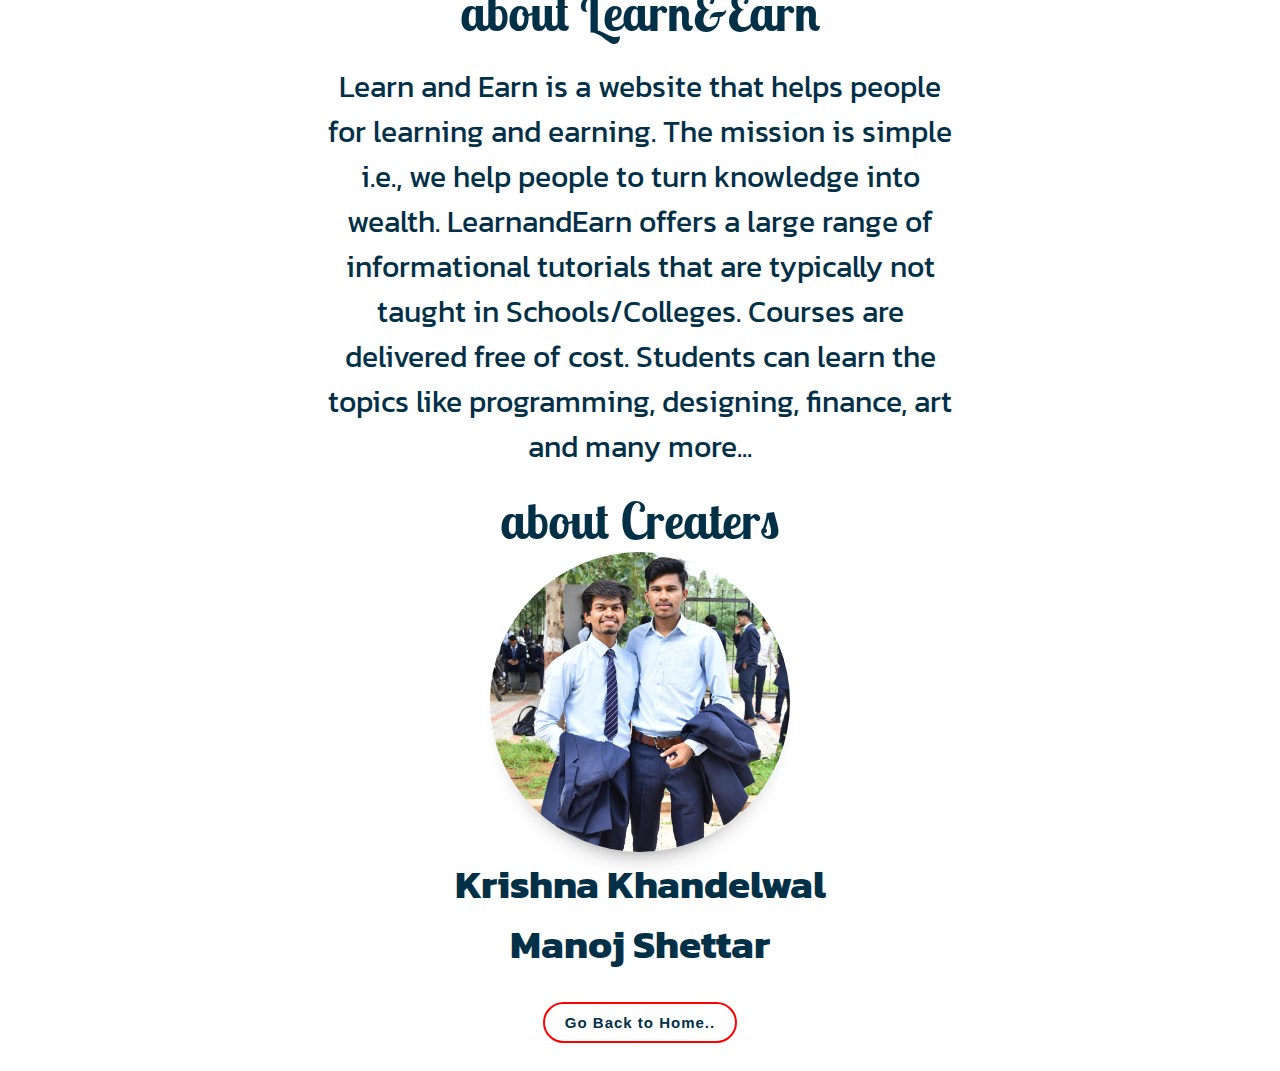
<file: code/aboutUs/aboutus.html>
<!DOCTYPE html>
<html lang="en">

<head>
    <meta charset="UTF-8">
    <meta http-equiv="X-UA-Compatible" content="IE=edge">
    <meta name="viewport" content="width=device-width, initial-scale=1.0">
    <link rel="stylesheet" href="aboutus.css">
    <link rel="preconnect" href="https://fonts.googleapis.com">
    <link rel="preconnect" href="https://fonts.gstatic.com" crossorigin>
    <link href="https://fonts.googleapis.com/css2?family=Lobster+Two&display=swap" rel="stylesheet">
    <link rel="preconnect" href="https://fonts.googleapis.com">
    <link rel="preconnect" href="https://fonts.gstatic.com" crossorigin>
    <link href="https://fonts.googleapis.com/css2?family=Kanit:wght@300&display=swap" rel="stylesheet">
    <title>About Us</title>
</head>

<body>
    <div class="overall">
        <div class="aboutle">
            <div class="logo">
                <img src="/Images/logo/learn.png" alt="">
            </div>
            <h1>about Learn&Earn</h1>
            <p class="aboutlearnandearn">
                Learn and Earn is a website that helps people for learning and earning. The mission is simple i.e., we
                help people to turn knowledge into wealth. LearnandEarn offers a large range of informational tutorials
                that are typically not taught in Schools/Colleges. Courses are delivered free of cost. Students can
                learn the topics like programming, designing, finance, art and many more...
            </p>
        </div>
        <div class="aboutus-container">
            <h1>about Creaters</h1>
            <div class="image-sec">
                <img src="/Images/aboutUs.jpg" alt="">
            </div>
            <div class="aboutus">
                <div class="krishna aboutme">
                    <h2 class="name">Krishna Khandelwal</h2>
                </div>
                <div class="manoj aboutme">
                    <h2 class="name">Manoj Shettar</h2>
                </div>
            </div>
        </div>
        <div class="buttons edits">
            <a href="../landing page/index.html">Go Back to Home..</a>
        </div>
    </div>
</body>

</html>
</file>
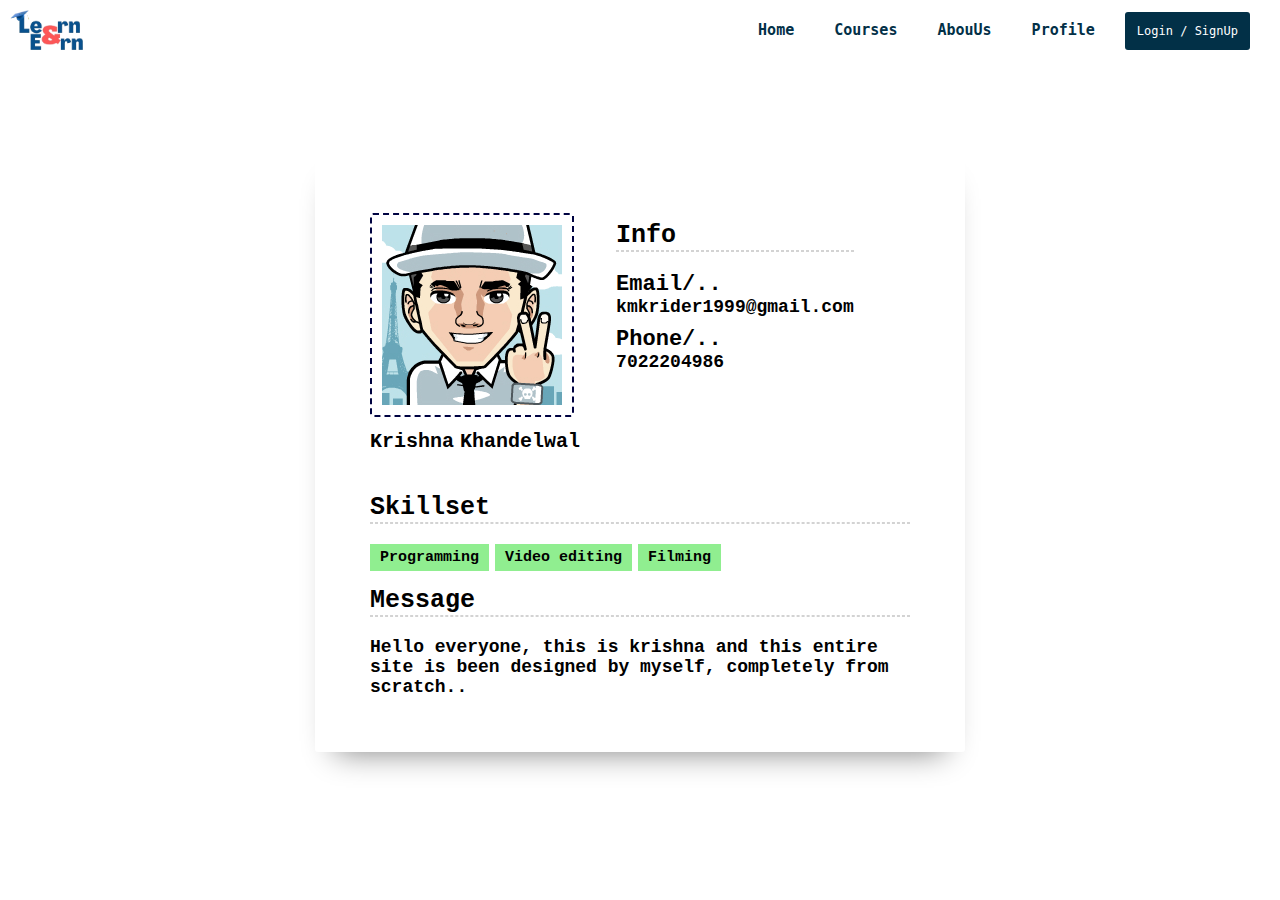
<file: code/profile/profile.html>
<!DOCTYPE html>
<html lang="en">
<head>
    <meta charset="UTF-8">
    <meta http-equiv="X-UA-Compatible" content="IE=edge">
    <meta name="viewport" content="width=device-width, initial-scale=1.0">
    <link rel="stylesheet" href="profile.css">
    <title>Online Profile</title>
</head>
<body>
    <nav class="navbar">
        <div class="logo left"><img src="/Images/logo/learn.png" alt=""></div>
        <label for="myNav" id="lines">
            <span></span><span></span><span></span>
        </label>
        <input type="checkbox" name="menu" id="myNav">
        <div class="right">
            <ul class="menu inline">
                <li>
                    <a href="../landing page/index.html">Home</a>
                    <span class="underline"></span>
                </li>
                <li>
                    <a href="../theCourses/course.html">Courses</a>
                    <span class="underline"></span>
                </li>
                <li>
                    <a href="../aboutUs/aboutus.html">AbouUs</a>
                    <span class="underline"></span>
                </li>
                <li>
                    <a href="../profile/profile.html">Profile</a>
                    <span class="underline"></span>
                </li>
            </ul>
            <a class="btn login" href="../signupandlogin/loginandsignup.html" id="login_signup">Login / SignUp</a>
        </div>
    </nav>
    <div class="portfolio-container">
        <div class="img one">
            <div class="profile-img">
                <img id="image" src="/Images/avatars/bestpic.jfif" alt="">
            </div>
            <div id="name">
                <h1 id="first-name">Krishna</h1>
                <h1 id="last-name">Khandelwal</h1>
            </div>
        </div>
        <div class="info two">
            <h1 class="main-heading">Info</h1>
            <hr>
            <div id="email-cont">
                <span class="heading">Email/..</span>
                <p id="email">kmkrider1999@gmail.com</p>
            </div>
            <div id="phone-cont">
                <span class="heading">Phone/..</span>
                <p id="email">7022204986</p>
            </div>
        </div>
        <div id="skillset three">
            <h1 class="main-heading">Skillset</h1>
            <hr>
            <div id="skills">
                <p>Programming</p>
                <p>Video editing</p>
                <p>Filming</p>
            </div>
        </div>
        <div id="msg">
            <h1 class="main-heading">Message</h1>
            <hr>
            <p id="message">Hello everyone, this is krishna and this entire site is been designed by myself, completely from scratch..</p>
        </div>
    </div>
</body>

<script src="profile.js"></script>
</html>
</file>
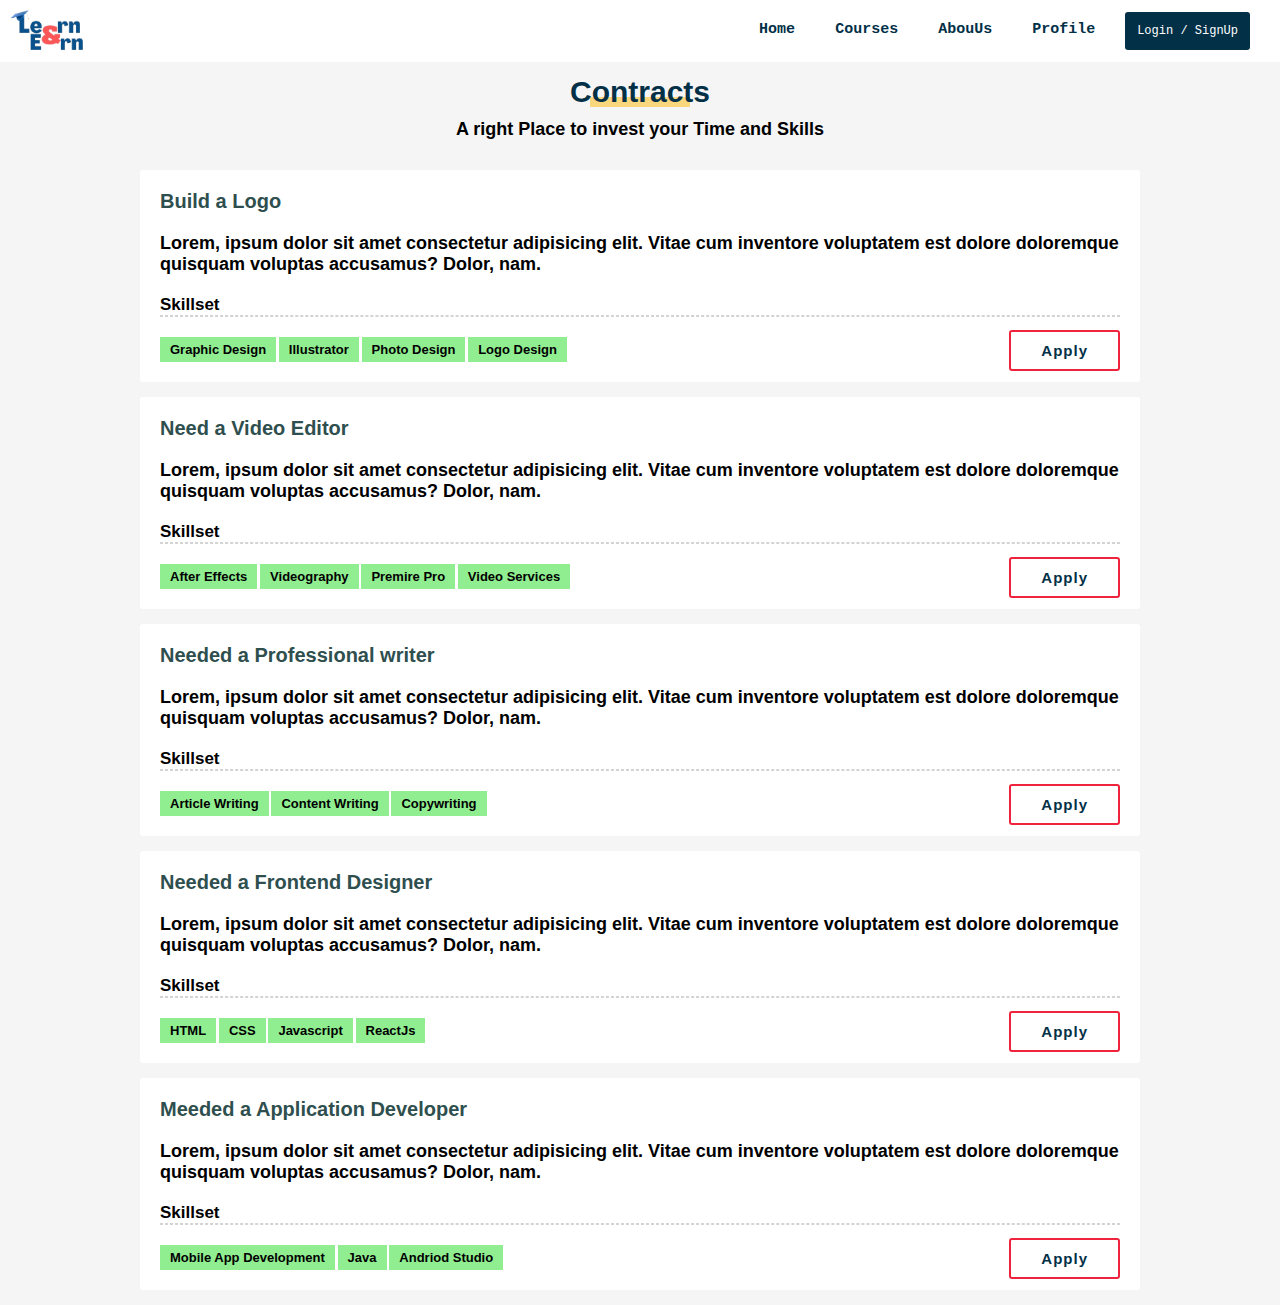
<file: code/theContract/contract.html>
<!DOCTYPE html>
<html lang="en">

<head>
    <meta charset="UTF-8">
    <meta http-equiv="X-UA-Compatible" content="IE=edge">
    <meta name="viewport" content="width=device-width, initial-scale=1.0">
    <link rel="stylesheet" href="contract.css">
    <title>Contract Page</title>
</head>

<body>
    <nav class="navbar">
        <div class="logo left"><img src="/Images/logo/learn.png" alt=""></div>
        <div class="right">
            <ul class="menu inline">
                <li>
                    <a href="../landing page/index.html">Home</a>
                    <span class="underline"></span>
                </li>
                <li>
                    <a href="../theCourses/course.html">Courses</a>
                    <span class="underline"></span>
                </li>
                <li>
                    <a href="../aboutUs/aboutus.html">AbouUs</a>
                    <span class="underline"></span>
                </li>
                <li>
                    <a href="../profile/profile.html">Profile</a>
                    <span class="underline"></span>
                </li>
            </ul>
            <a class="btn login" href="../signupandlogin/loginandsignup.html" id="login_signup">Login / SignUp</a>
        </div>
    </nav>
    <div class="main-container">
        <div class="heading">
            <h1>Contracts<span></span></h1>
            <p>A right Place to invest your Time and Skills</p>
        </div>
        <div id="contracts-container">
            <div class='contract-card' id="contract">
                <h2 class="contract-heading">Build a Logo</h2>
                <p class="content">Lorem, ipsum dolor sit amet consectetur adipisicing elit. Vitae cum inventore
                    voluptatem
                    est dolore doloremque quisquam voluptas accusamus? Dolor, nam.</p>
                <div id="skillset">
                    <h1 class="main-heading">Skillset</h1>
                    <hr>
                    <div id="skills">
                        <p>Graphic Design</p>
                        <p>Illustrator</p>
                        <p>Photo Design</p>
                        <p>Logo Design</p>
                    </div>
                </div>
                <div class="buttons">
                    <a href="#">Apply</a>
                </div>
            </div>
            <div class='contract-card' id="contract">
                <h2 class="contract-heading">Need a Video Editor</h2>
                <p class="content">Lorem, ipsum dolor sit amet consectetur adipisicing elit. Vitae cum inventore
                    voluptatem
                    est dolore doloremque quisquam voluptas accusamus? Dolor, nam.</p>
                <div id="skillset">
                    <h1 class="main-heading">Skillset</h1>
                    <hr>
                    <div id="skills">
                        <p>After Effects</p>
                        <p>Videography</p>
                        <p>Premire Pro</p>
                        <p>Video Services</p>
                    </div>
                </div>
                <div class="buttons">
                    <a href="#">Apply</a>
                </div>
            </div>
            <div class='contract-card' id="contract">
                <h2 class="contract-heading">Needed a Professional writer</h2>
                <p class="content">Lorem, ipsum dolor sit amet consectetur adipisicing elit. Vitae cum inventore
                    voluptatem
                    est dolore doloremque quisquam voluptas accusamus? Dolor, nam.</p>
                <div id="skillset">
                    <h1 class="main-heading">Skillset</h1>
                    <hr>
                    <div id="skills">
                        <p>Article Writing</p>
                        <p>Content Writing</p>
                        <p>Copywriting</p>
                    </div>
                </div>
                <div class="buttons">
                    <a href="#">Apply</a>
                </div>
            </div>
            <div class='contract-card' id="contract">
                <h2 class="contract-heading">Needed a Frontend Designer</h2>
                <p class="content">Lorem, ipsum dolor sit amet consectetur adipisicing elit. Vitae cum inventore
                    voluptatem
                    est dolore doloremque quisquam voluptas accusamus? Dolor, nam.</p>
                <div id="skillset">
                    <h1 class="main-heading">Skillset</h1>
                    <hr>
                    <div id="skills">
                        <p>HTML</p>
                        <p>CSS</p>
                        <p>Javascript</p>
                        <p>ReactJs</p>
                    </div>
                </div>
                <div class="buttons">
                    <a href="#">Apply</a>
                </div>
            </div>
            <div class='contract-card' id="contract">
                <h2 class="contract-heading">Meeded a Application Developer</h2>
                <p class="content">Lorem, ipsum dolor sit amet consectetur adipisicing elit. Vitae cum inventore
                    voluptatem
                    est dolore doloremque quisquam voluptas accusamus? Dolor, nam.</p>
                <div id="skillset">
                    <h1 class="main-heading">Skillset</h1>
                    <hr>
                    <div id="skills">
                        <p>Mobile App Development</p>
                        <p>Java</p>
                        <p>Andriod Studio</p>
                    </div>
                </div>
                <div class="buttons">
                    <a href="#">Apply</a>
                </div>
            </div>
        </div>
    </div>
</body>

</html>
</file>
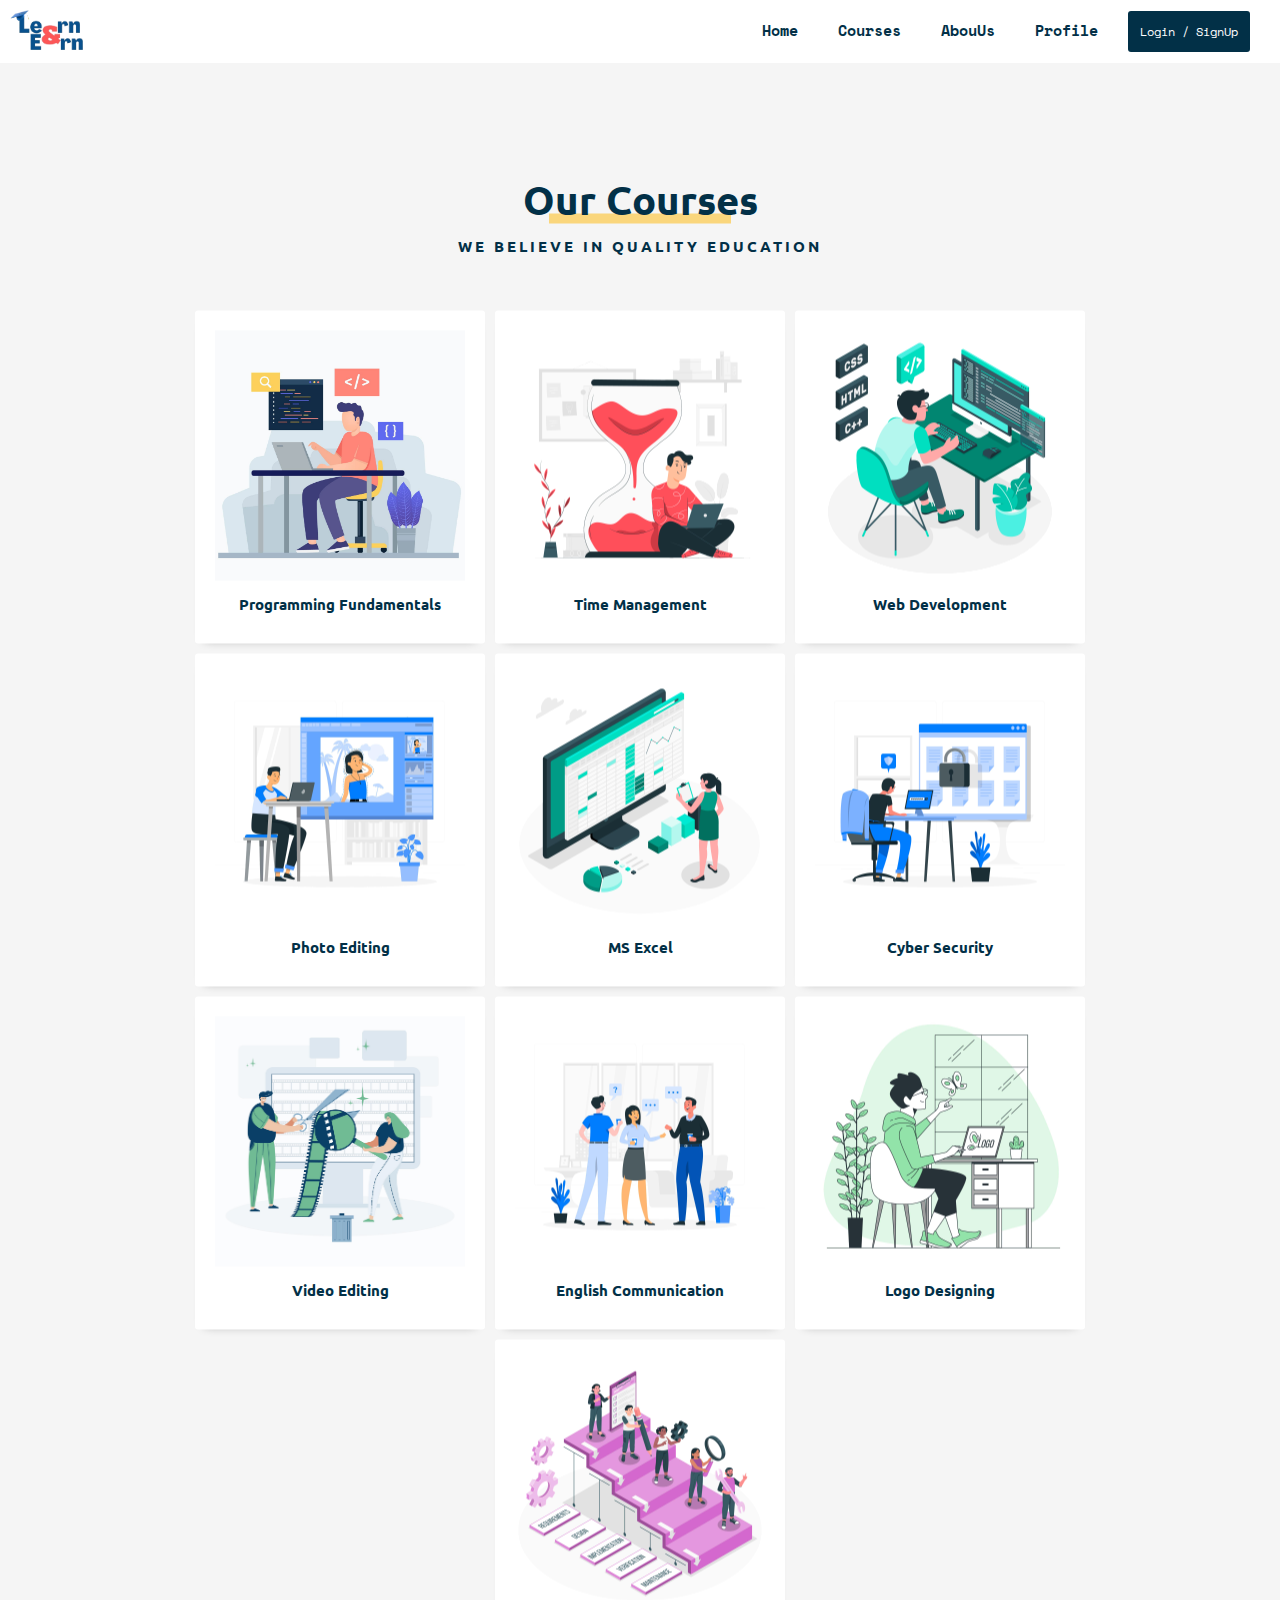
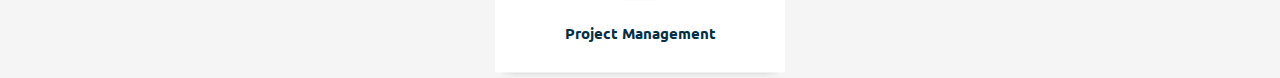
<file: code/theCourses/course.html>
<!DOCTYPE html>
<html lang="en">

<head>
    <meta charset="UTF-8">
    <meta http-equiv="X-UA-Compatible" content="IE=edge">
    <meta name="viewport" content="width=device-width, initial-scale=1.0">
    <link rel="preconnect" href="https://fonts.googleapis.com">
    <link rel="preconnect" href="https://fonts.gstatic.com" crossorigin>
    <link
        href="https://fonts.googleapis.com/css2?family=Outfit&family=Space+Mono:wght@700&family=Ubuntu:wght@500&display=swap"
        rel="stylesheet">
    <link rel="stylesheet" href="course.css">
    <title>Our Couses</title>
</head>

<body>
    <nav class="navbar">
        <div class="logo left"><img src="/Images/logo/learn.png" alt=""></div>
        <div class="right">
            <ul class="menu inline">
                <li>
                    <a href="../landing page/index.html">Home</a>
                    <span class="underline"></span>
                </li>
                <li>
                    <a href="../theCourses/course.html">Courses</a>
                    <span class="underline"></span>
                </li>
                <li>
                    <a href="../aboutUs/aboutus.html">AbouUs</a>
                    <span class="underline"></span>
                </li>
                <li>
                    <a href="../profile/profile.html">Profile</a>
                    <span class="underline"></span>
                </li>
            </ul>
            <a class="btn login" href="../signupandlogin/loginandsignup.html">Login / SignUp</a>
        </div>
    </nav>
    <div class="course-container">
        <div class="heading">
            <h1>Our Courses <span></span></h1>
            <h2>WE BELIEVE IN QUALITY EDUCATION</h2>
        </div>
        <div class="courses">
            <div class="course" id="course-0">
                <img src="/Images/courses/image1.jpg" alt="">
                <h2 class="course-heading">Programming Fundamentals</h2>
            </div>
            <div class="course" id="course-1">
                <img src="/Images/courses/image2.jpg" alt="">
                <h2 class="course-heading">Time Management</h2>
            </div>
            <div class="course" id="course-2">
                <img src="/Images/courses/image3.jpg" alt="">
                <h2 class="course-heading">Web Development</h2>
            </div>
            <div class="course" id="course-3">
                <img src="/Images/courses/image4.jpg" alt="">
                <h2 class="course-heading">Photo Editing</h2>
            </div>
            <div class="course" id="course-4">
                <img src="/Images/courses/image5.jpg" alt="">
                <h2 class="course-heading">MS Excel</h2>
            </div>
            <div class="course" id="course-5">
                <img src="/Images/courses/image6.jpg" alt="">
                <h2 class="course-heading">Cyber Security</h2>
            </div>
            <div class="course" id="course-6">
                <img src="/Images/courses/image7.jpg" alt="">
                <h2 class="course-heading">Video Editing</h2>
            </div>
            <div class="course" id="course-7">
                <img src="/Images/courses/image8.jpg" alt="">
                <h2 class="course-heading">English Communication</h2>
            </div>
            <div class="course" id="course-8">
                <img src="/Images/courses/image9.jpg" alt="">
                <h2 class="course-heading">Logo Designing</h2>
            </div>
            <div class="course" id="course-9">
                <img src="/Images/courses/image10.jpg" alt="">
                <h2 class="course-heading">Project Management</h2>
            </div>
        </div>
        <div id="tutorial">
            <h2 id="heading">ehllo ther</h2>
            <input id="close" type="button" value="X">
            <div class="video-frame">
                <iframe src="https://www.youtube.com/embed/tgbNymZ7vqY" frameborder="0" id="video"></iframe>
            </div>
            <!-- <button id="addition">Add</button> -->
            <a class="btn login" href="#" id="login_signup">Add</a>
        </div>
    </div>
</body>
<script src="course.js"></script>

</html>
</file>
<file: code/aboutUs/aboutus.css>
@import url('../landing\ page/styling/style.css');


body {
    color: #023047;
    text-align: center;
}

.logo img{
    margin: 1rem -3rem;
    /* height: 5rem; */
}

.overall {
    position: absolute;
    top: 55%;
    left: 50%;
    transform: translate(-50%, -50%);
}

h1 {
    font-size: 5rem;
    font-family: 'Lobster Two', cursive;
}

.aboutlearnandearn {
    font-size: 3rem;
    font-family: 'Kanit', sans-serif;
    padding: 2rem 0;
}

.aboutus-container {
    margin: 0 auto;
}

h2{
    font-family: 'Kanit', sans-serif;
    font-size: 4rem;
}

.image-sec img {
    height: 30rem;
    border-radius: 50%;
    box-shadow: 0 2rem 3rem -3rem black;
}

.aboutme{
    display: inline;
}

.edits{
    margin: 4rem;
}
.edits a{
    text-decoration: none;
    border: 2px solid red;
    padding: 10px 2rem;
    border-radius: 3rem;
    font-weight: bold;
    font-family: sans-serif;
}


@media screen and (min-width: 360px) and (max-width: 740px) {
    .logo img{
        height: 5rem;
    }
    .overall {
        /* top: 60%; */
    }

    h1{
        font-size: 3rem;
    }

    .aboutlearnandearn{
        font-size: 2rem;
        padding: 1rem 0;
    }
    .image-sec img{
        height: 20rem;
    }

    h2{
        font-size: 3rem;
    }

    .edits a{
        font-size: 1rem;
        margin: 0;
        letter-spacing: 0;
        font-weight: bold;
    }
}
</file>
<file: code/profile/profile.css>
@import url('../landing\ page/styling/style.css');

.portfolio-container {
    position: absolute;
    top: 50%;
    left: 50%;
    transform: translate(-50%, -50%);
    font-family: 'Courier New', Courier, monospace;
    padding: 4rem;
    width: 65rem;
    border-radius: 3px;
    box-shadow: 0 2rem 3rem -2rem gray;
}

.portfolio-container>div {
    margin: 1.5rem;
}

.portfolio-container>div>div {
    margin: 1rem 0;
}

.img,
.info,
#name h1 {
    display: inline-block;
}

.profile-img img {
    padding: 1rem;
    border: 2px dashed #000341;
    border-radius: 3px;
}

#name {
    text-align: center;
}

p {
    font-size: 1.8rem;
    font-weight: bold;
}

.main-heading {
    font-size: 2.5rem;
}

.heading {
    font-size: 2.2rem;
    font-weight: bold;
}

hr {
    margin-bottom: 2rem;
    border: 1px dashed lightgray;
}

.info {
    transform: translateY(-8rem);
}

#skills p {
    display: inline-block;
    background: lightgreen;
    padding: 5px 1rem;
    font-size: 1.5rem;
}
</file>
<file: code/theContract/contract.css>
@import url('../profile/profile.css');


body {
    background: whitesmoke;
}

.menu li a {
    font-weight: bold;
}

.main-container {
    position: absolute;
    top: 75%;
    left: 50%;
    transform: translate(-50%, -50%);
}

.heading {
    text-align: center;
    margin: 3rem 0;
}

.heading h1 span {
    width: 10%;
    margin: 0 auto;
}

#contracts-container {
    width: 100rem;
}

.contract-card {
    border-radius: 3px;
    padding: 2rem;
    margin: 1.5rem 0;
    cursor: pointer;
    background: white;
    transition: .3s;
}

.contract-heading {
    font-size: 2rem;
    color: darkslategray;
}

.main-heading {
    font-size: 1.7rem;
}

#skills p {
    font-size: 1.3rem;
}

p.content {
    padding: 2rem 0;
}

div.buttons {
    margin: -2rem 0;
    float: right;
}


.contract-card:hover {
    box-shadow: 0 2rem 2rem -3rem black;
}
</file>
<file: code/theCourses/course.css>
@import url('../landing\ page/styling/style.css');
@import url('../landing\ page/styling/header.css');
@import url('../landing\ page/styling/hovering.css');

body {
    color: #023047;
    background: whitesmoke;
}

.course-container {
    position: absolute;
    top: 50%;
    left: 50%;
    transform: translate(-50%, -50%);
    width: 80%;
    display: flex;
    justify-content: centers;
    align-items: center;
    flex-direction: column;
}

.heading {
    text-align: center;
    margin: 5rem 0;
}

.heading h1 {
    font-size: 4rem;
}

.heading h2 {
    letter-spacing: 3px;
}

.heading h1 span {
    width: 50%;
    margin: 0 auto;
}

.courses {
    display: flex;
    flex-wrap: wrap;
    justify-content: center;
    align-items: center;
}

.course {
    text-align: center;
    padding: 2rem;
    border-radius: 3px;
    transition: .5s;
    cursor: pointer;
    margin: 5px;
    box-shadow: 0 .5rem 1rem -1rem gray;
    background-color: white;
}

.course h2 {
    margin: 1rem;
}

.course img {
    height: 25rem;
}

.course:hover {
    box-shadow: 0 .5rem 2rem -1rem gray;
    transform: scale(1.03);
}


/* For the iframe */
#tutorial {
    padding: 0 5rem;
    border-radius: 3px;
    position: absolute;
    top: 50%;
    left: 50%;
    transform: translate(-50%, -50%);
    z-index: 20;
    box-shadow: 0 1rem 3rem -1rem gray;
    background: white;
    display: none;
}

#heading {
    position: absolute;
    top: 2rem;
    /* left: 2rem; */
}

iframe {
    width: 120.8rem;
    height: 72rem;
    border-radius: 3px;
}

#close {
    border: none;
    background: none;
    float: right;
    font-size: 1.5rem;
    margin: 1.5rem 0;
    padding: 0;
    cursor: pointer;
    color: #023047;
    opacity: .5;
    font-weight: bold;
    transform: translate(2.5rem, 0.2rem);
}

#login_signup {
    margin: 1rem 0;
    letter-spacing: 2px;
    font-size: 1.5rem;
    padding: 1rem 3rem;
}

#close:hover{
    opacity: 1;
}



@media (min-width: 740px) and (max-width: 1480px) {
    .course-container {
        top: 100%;
    }   
}


@media (min-width: 360px) and (max-width: 740px) {
    .course-container {
        top: 190%;
    }   
}
</file>
